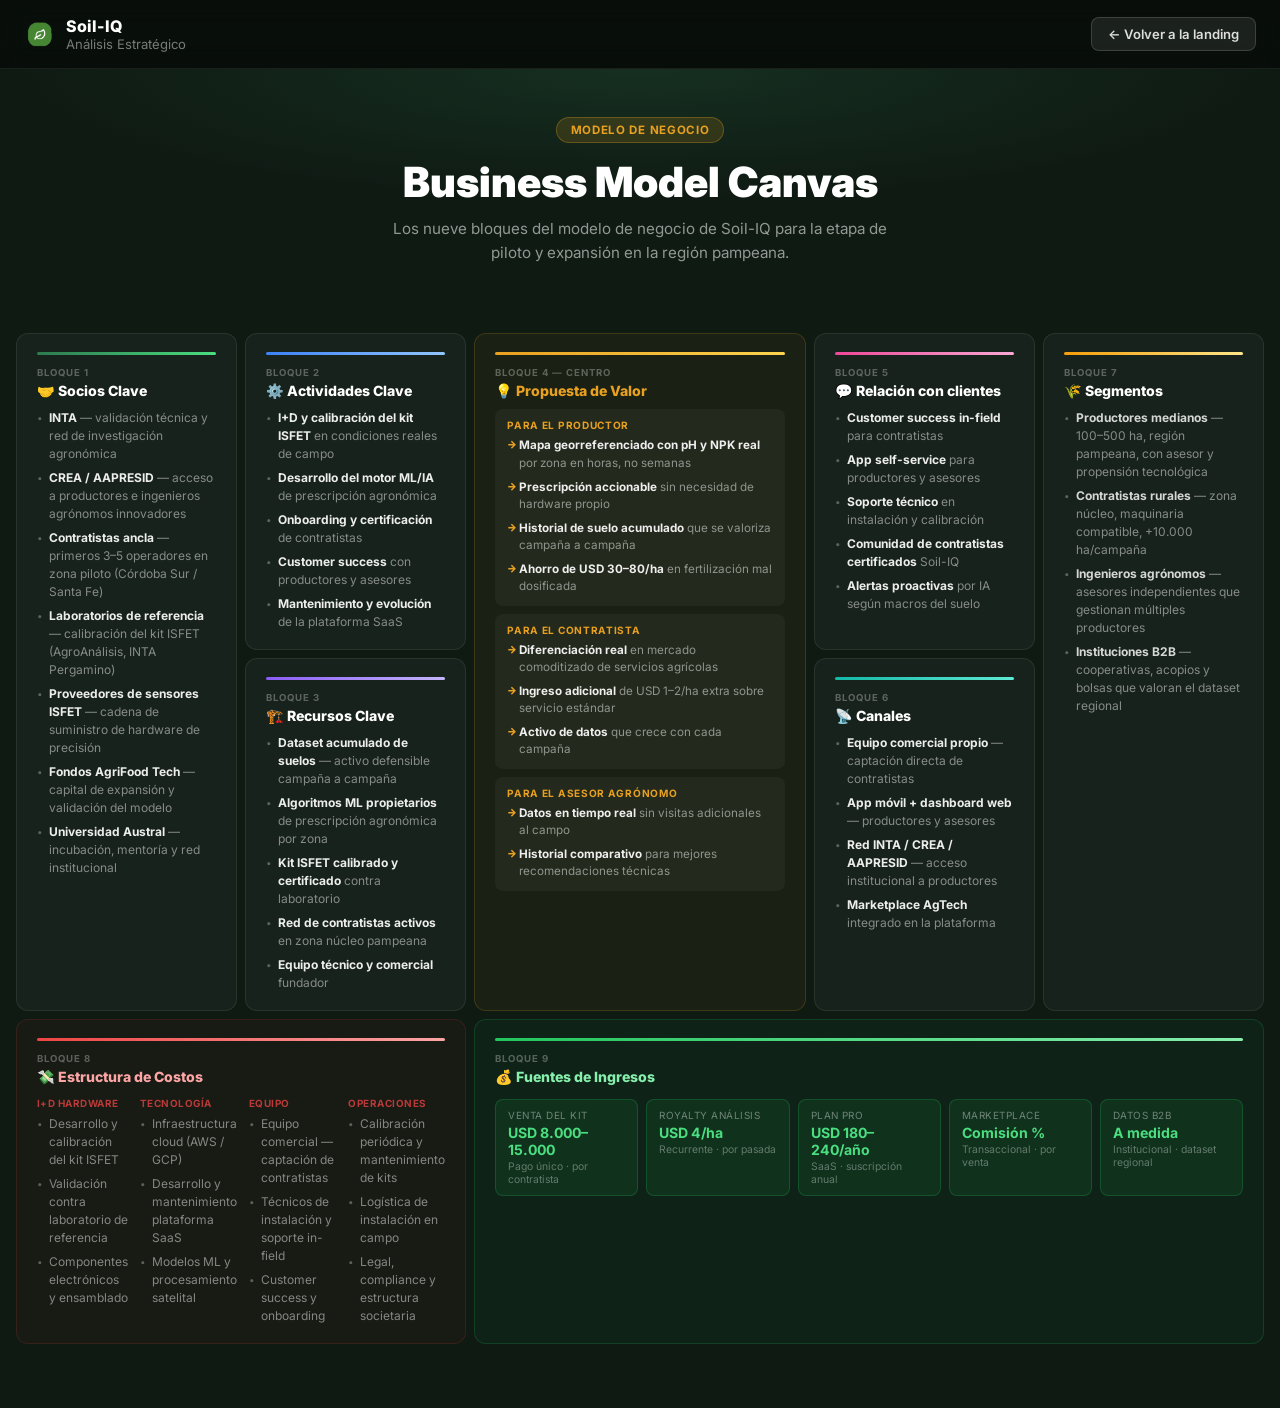
<file: bmc.html>
<!DOCTYPE html>
<html lang="es">
<head>
  <meta charset="UTF-8">
  <meta name="viewport" content="width=device-width, initial-scale=1.0">
  <title>Business Model Canvas · Soil-IQ</title>
  <link href="https://fonts.googleapis.com/css2?family=Inter:wght@400;500;600;700;800;900&display=swap" rel="stylesheet">
  <style>
    :root{
      --verde:#2D7A4F;--verde-dark:#1B5E35;--amber:#E8A020;
      --gray-50:#F9FAFB;--gray-200:#E5E7EB;--gray-400:#9CA3AF;
      --gray-600:#4B5563;--gray-800:#1F2937;--white:#fff;
    }
    *{box-sizing:border-box;margin:0;padding:0}
    body{font-family:'Inter',sans-serif;background:#0F1A13;color:var(--gray-800);min-height:100vh}

    /* ── Top bar ── */
    .topbar{background:rgba(0,0,0,.45);backdrop-filter:blur(12px);border-bottom:1px solid rgba(255,255,255,.08);padding:16px 24px;display:flex;align-items:center;justify-content:space-between;position:sticky;top:0;z-index:10}
    .topbar__brand{display:flex;align-items:center;gap:10px}
    .topbar__logo{width:32px;height:32px;background:var(--verde);border-radius:8px;display:flex;align-items:center;justify-content:center;font-weight:900;color:#fff;font-size:.9rem}
    .topbar__name{font-weight:800;color:#fff;font-size:1rem}
    .topbar__title{font-size:.82rem;color:rgba(255,255,255,.45)}
    .btn-back{display:inline-flex;align-items:center;gap:6px;background:rgba(255,255,255,.08);border:1px solid rgba(255,255,255,.15);color:rgba(255,255,255,.85);padding:8px 16px;border-radius:8px;font-size:.82rem;font-weight:600;text-decoration:none;transition:background .2s}
    .btn-back:hover{background:rgba(255,255,255,.16)}

    /* ── Hero ── */
    .hero{padding:48px 24px 40px;text-align:center;position:relative}
    .hero::before{content:'';position:absolute;inset:0;background:radial-gradient(ellipse 70% 80% at 50% 0%,rgba(45,122,79,.22) 0%,transparent 70%);pointer-events:none}
    .badge{display:inline-flex;align-items:center;background:rgba(232,160,32,.15);color:var(--amber);border:1px solid rgba(232,160,32,.3);padding:5px 14px;border-radius:100px;font-size:.72rem;font-weight:700;letter-spacing:.06em;text-transform:uppercase;margin-bottom:16px;position:relative}
    .hero h1{font-size:clamp(1.8rem,4vw,2.6rem);font-weight:900;color:#fff;line-height:1.15;margin-bottom:10px;position:relative}
    .hero p{font-size:.95rem;color:rgba(255,255,255,.55);max-width:500px;margin:0 auto;line-height:1.6;position:relative}

    /* ── Canvas wrapper ── */
    .canvas-wrap{padding:28px 16px 64px;max-width:1400px;margin:0 auto}

    /* ══ BMC GRID ══
       5 columnas · 3 filas
       Fila 1+2: bloques principales (auto height por contenido)
       Fila 3: costos | ingresos
    */
    .bmc{
      display:grid;
      grid-template-columns: 1fr 1fr 1.5fr 1fr 1fr;
      grid-template-rows: auto auto auto;
      gap:8px;
    }

    /* ── Celda base ── */
    .bmc-cell{
      border-radius:12px;
      padding:18px 20px;
      display:flex;
      flex-direction:column;
      gap:0;
      position:relative;
      border:1px solid rgba(255,255,255,.08);
      background:rgba(255,255,255,.04);
    }
    /* Barra de color superior */
    .bmc-cell::before{
      content:'';
      display:block;
      height:3px;
      border-radius:3px;
      margin-bottom:12px;
    }

    /* ── Colores de acento ── */
    .bmc-kp::before{background:linear-gradient(90deg,#2D7A4F,#4ADE80)}
    .bmc-ka::before{background:linear-gradient(90deg,#3B82F6,#93C5FD)}
    .bmc-kr::before{background:linear-gradient(90deg,#8B5CF6,#C4B5FD)}
    .bmc-vp::before{background:linear-gradient(90deg,#E8A020,#FCD34D)}
    .bmc-cr::before{background:linear-gradient(90deg,#EC4899,#F9A8D4)}
    .bmc-ch::before{background:linear-gradient(90deg,#14B8A6,#5EEAD4)}
    .bmc-cs::before{background:linear-gradient(90deg,#F59E0B,#FDE68A)}
    .bmc-cost::before{background:linear-gradient(90deg,#EF4444,#FCA5A5)}
    .bmc-rev::before{background:linear-gradient(90deg,#22C55E,#86EFAC)}

    /* ── Placement ── */
    .bmc-kp  { grid-column:1;   grid-row:1/3 }
    .bmc-ka  { grid-column:2;   grid-row:1   }
    .bmc-kr  { grid-column:2;   grid-row:2   }
    .bmc-vp  { grid-column:3;   grid-row:1/3 }
    .bmc-cr  { grid-column:4;   grid-row:1   }
    .bmc-ch  { grid-column:4;   grid-row:2   }
    .bmc-cs  { grid-column:5;   grid-row:1/3 }
    .bmc-cost{ grid-column:1/3; grid-row:3   }
    .bmc-rev { grid-column:3/6; grid-row:3   }

    /* ── VP especial ── */
    .bmc-vp{background:rgba(232,160,32,.05);border-color:rgba(232,160,32,.18)}

    /* ── Costos / Ingresos ── */
    .bmc-cost{background:rgba(239,68,68,.04);border-color:rgba(239,68,68,.14)}
    .bmc-rev {background:rgba(34,197,94,.05);border-color:rgba(34,197,94,.18)}

    /* ── Tipografía base ── */
    .bmc-label{font-size:.6rem;font-weight:700;letter-spacing:.1em;text-transform:uppercase;color:rgba(255,255,255,.3);margin-bottom:4px}
    .bmc-title{font-size:.88rem;font-weight:800;color:#fff;margin-bottom:10px}
    .bmc-vp .bmc-title{color:var(--amber)}
    .bmc-cost .bmc-title{color:#FCA5A5}
    .bmc-rev .bmc-title{color:#86EFAC}

    .bmc-items{list-style:none;display:flex;flex-direction:column;gap:6px}
    .bmc-items li{font-size:.75rem;color:rgba(255,255,255,.48);line-height:1.5;padding-left:12px;position:relative}
    .bmc-items li::before{content:'·';position:absolute;left:0;font-weight:900;font-size:.95rem;line-height:1.35;color:rgba(255,255,255,.3)}
    .bmc-items li strong{color:rgba(255,255,255,.92);font-weight:700}

    /* ── VP sub-bloques ── */
    .vp-sub{background:rgba(255,255,255,.04);border-radius:8px;padding:10px 12px;margin-bottom:8px}
    .vp-sub:last-child{margin-bottom:0}
    .vp-sub__who{font-size:.63rem;font-weight:700;color:var(--amber);text-transform:uppercase;letter-spacing:.07em;margin-bottom:6px}
    .vp-sub .bmc-items li{font-size:.73rem;color:rgba(255,255,255,.5)}
    .vp-sub .bmc-items li strong{color:rgba(255,255,255,.92);font-weight:700}
    .vp-sub .bmc-items li::before{content:'→';font-size:.65rem;color:var(--amber);line-height:1.6}

    /* ── Costos: 4 sub-columnas ── */
    .cost-grid{display:grid;grid-template-columns:repeat(4,1fr);gap:12px;margin-top:2px}
    .cost-col__label{font-size:.62rem;font-weight:700;color:rgba(239,68,68,.75);text-transform:uppercase;letter-spacing:.05em;margin-bottom:6px}

    /* ── Ingresos: chips ── */
    .rev-chips{display:flex;flex-wrap:wrap;gap:8px;margin-top:4px}
    .rev-chip{background:rgba(34,197,94,.1);border:1px solid rgba(34,197,94,.22);border-radius:8px;padding:9px 12px;min-width:130px;flex:1}
    .rev-chip__label{font-size:.62rem;color:rgba(255,255,255,.4);text-transform:uppercase;letter-spacing:.05em;margin-bottom:3px}
    .rev-chip__val{font-size:.88rem;font-weight:700;color:#4ADE80;margin-bottom:2px}
    .rev-chip__type{font-size:.65rem;color:rgba(255,255,255,.35)}

    /* ══ RESPONSIVE ══ */
    /* 1100px: costos pasa a 2 cols */
    @media(max-width:1100px){
      .cost-grid{grid-template-columns:1fr 1fr}
    }

    /* 860px: todo colapsa a 1 columna, tema claro */
    @media(max-width:860px){
      body{background:var(--gray-50)}
      .hero{background:linear-gradient(135deg,#0F1F15 0%,#1B5E35 100%);padding:40px 20px 32px}
      .topbar{background:#0F1F15}
      .topbar__title{display:none}
      .canvas-wrap{padding:20px 12px 48px}

      .bmc{
        grid-template-columns:1fr;
        grid-template-rows:none;
        gap:12px;
      }
      .bmc-kp,.bmc-ka,.bmc-kr,.bmc-vp,.bmc-cr,.bmc-ch,.bmc-cs,.bmc-cost,.bmc-rev{
        grid-column:1;grid-row:auto;
        background:#fff;
        border:1px solid var(--gray-200);
      }
      .bmc-vp   {background:#FFFBEB;border-color:#FDE68A}
      .bmc-cost {background:#FFF5F5;border-color:#FECACA}
      .bmc-rev  {background:#F0FDF4;border-color:#BBF7D0}

      .bmc-label{color:var(--gray-400)}
      .bmc-title{color:var(--gray-800)!important}
      .bmc-vp .bmc-title{color:#92400E!important}
      .bmc-cost .bmc-title{color:#B91C1C!important}
      .bmc-rev .bmc-title{color:#15803D!important}

      .bmc-items li{color:var(--gray-600)}
      .bmc-items li::before{color:var(--verde)}

      .vp-sub{background:var(--gray-50)}
      .vp-sub .bmc-items li{color:var(--gray-600)}
      .vp-sub .bmc-items li::before{color:#92400E}
      .vp-sub__who{color:#92400E}

      .cost-col__label{color:#B91C1C}
      .cost-grid{grid-template-columns:1fr 1fr}

      .rev-chip{background:#DCFCE7;border-color:#BBF7D0}
      .rev-chip__val{color:#15803D}
      .rev-chip__label,.rev-chip__type{color:var(--gray-400)}
    }

    @media(max-width:500px){
      .cost-grid{grid-template-columns:1fr}
      .rev-chip{min-width:100%}
    }
  </style>
</head>
<body>

<div class="topbar">
  <div class="topbar__brand">
    <img src="LOGO NUEVO.png" alt="Soil-IQ" style="width:32px;height:32px;object-fit:contain;display:block">
    <div>
      <div class="topbar__name">Soil-IQ</div>
      <div class="topbar__title">Análisis Estratégico</div>
    </div>
  </div>
  <a href="index.html" class="btn-back">← Volver a la landing</a>
</div>

<div class="hero">
  <div class="badge">Modelo de negocio</div>
  <h1>Business Model Canvas</h1>
  <p>Los nueve bloques del modelo de negocio de Soil-IQ para la etapa de piloto y expansión en la región pampeana.</p>
</div>

<div class="canvas-wrap">
<div class="bmc">

  <!-- 1 · Key Partners -->
  <div class="bmc-cell bmc-kp">
    <div class="bmc-label">Bloque 1</div>
    <div class="bmc-title">🤝 Socios Clave</div>
    <ul class="bmc-items">
      <li><strong>INTA</strong> — validación técnica y red de investigación agronómica</li>
      <li><strong>CREA / AAPRESID</strong> — acceso a productores e ingenieros agrónomos innovadores</li>
      <li><strong>Contratistas ancla</strong> — primeros 3–5 operadores en zona piloto (Córdoba Sur / Santa Fe)</li>
      <li><strong>Laboratorios de referencia</strong> — calibración del kit ISFET (AgroAnálisis, INTA Pergamino)</li>
      <li><strong>Proveedores de sensores ISFET</strong> — cadena de suministro de hardware de precisión</li>
      <li><strong>Fondos AgriFood Tech</strong> — capital de expansión y validación del modelo</li>
      <li><strong>Universidad Austral</strong> — incubación, mentoría y red institucional</li>
    </ul>
  </div>

  <!-- 2 · Key Activities -->
  <div class="bmc-cell bmc-ka">
    <div class="bmc-label">Bloque 2</div>
    <div class="bmc-title">⚙️ Actividades Clave</div>
    <ul class="bmc-items">
      <li><strong>I+D y calibración del kit ISFET</strong> en condiciones reales de campo</li>
      <li><strong>Desarrollo del motor ML/IA</strong> de prescripción agronómica</li>
      <li><strong>Onboarding y certificación</strong> de contratistas</li>
      <li><strong>Customer success</strong> con productores y asesores</li>
      <li><strong>Mantenimiento y evolución</strong> de la plataforma SaaS</li>
    </ul>
  </div>

  <!-- 3 · Key Resources -->
  <div class="bmc-cell bmc-kr">
    <div class="bmc-label">Bloque 3</div>
    <div class="bmc-title">🏗️ Recursos Clave</div>
    <ul class="bmc-items">
      <li><strong>Dataset acumulado de suelos</strong> — activo defensible campaña a campaña</li>
      <li><strong>Algoritmos ML propietarios</strong> de prescripción agronómica por zona</li>
      <li><strong>Kit ISFET calibrado y certificado</strong> contra laboratorio</li>
      <li><strong>Red de contratistas activos</strong> en zona núcleo pampeana</li>
      <li><strong>Equipo técnico y comercial</strong> fundador</li>
    </ul>
  </div>

  <!-- 4 · Value Proposition -->
  <div class="bmc-cell bmc-vp">
    <div class="bmc-label">Bloque 4 — Centro</div>
    <div class="bmc-title">💡 Propuesta de Valor</div>
    <div class="vp-sub">
      <div class="vp-sub__who">Para el productor</div>
      <ul class="bmc-items">
        <li><strong>Mapa georreferenciado con pH y NPK real</strong> por zona en horas, no semanas</li>
        <li><strong>Prescripción accionable</strong> sin necesidad de hardware propio</li>
        <li><strong>Historial de suelo acumulado</strong> que se valoriza campaña a campaña</li>
        <li><strong>Ahorro de USD 30–80/ha</strong> en fertilización mal dosificada</li>
      </ul>
    </div>
    <div class="vp-sub">
      <div class="vp-sub__who">Para el contratista</div>
      <ul class="bmc-items">
        <li><strong>Diferenciación real</strong> en mercado comoditizado de servicios agrícolas</li>
        <li><strong>Ingreso adicional</strong> de USD 1–2/ha extra sobre servicio estándar</li>
        <li><strong>Activo de datos</strong> que crece con cada campaña</li>
      </ul>
    </div>
    <div class="vp-sub">
      <div class="vp-sub__who">Para el asesor agrónomo</div>
      <ul class="bmc-items">
        <li><strong>Datos en tiempo real</strong> sin visitas adicionales al campo</li>
        <li><strong>Historial comparativo</strong> para mejores recomendaciones técnicas</li>
      </ul>
    </div>
  </div>

  <!-- 5 · Customer Relationships -->
  <div class="bmc-cell bmc-cr">
    <div class="bmc-label">Bloque 5</div>
    <div class="bmc-title">💬 Relación con clientes</div>
    <ul class="bmc-items">
      <li><strong>Customer success in-field</strong> para contratistas</li>
      <li><strong>App self-service</strong> para productores y asesores</li>
      <li><strong>Soporte técnico</strong> en instalación y calibración</li>
      <li><strong>Comunidad de contratistas certificados</strong> Soil-IQ</li>
      <li><strong>Alertas proactivas</strong> por IA según macros del suelo</li>
    </ul>
  </div>

  <!-- 6 · Channels -->
  <div class="bmc-cell bmc-ch">
    <div class="bmc-label">Bloque 6</div>
    <div class="bmc-title">📡 Canales</div>
    <ul class="bmc-items">
      <li><strong>Equipo comercial propio</strong> — captación directa de contratistas</li>
      <li><strong>App móvil + dashboard web</strong> — productores y asesores</li>
      <li><strong>Red INTA / CREA / AAPRESID</strong> — acceso institucional a productores</li>
      <li><strong>Marketplace AgTech</strong> integrado en la plataforma</li>
    </ul>
  </div>

  <!-- 7 · Customer Segments -->
  <div class="bmc-cell bmc-cs">
    <div class="bmc-label">Bloque 7</div>
    <div class="bmc-title">🌾 Segmentos</div>
    <ul class="bmc-items">
      <li><strong style="color:rgba(255,255,255,.82)">Productores medianos</strong> — 100–500 ha, región pampeana, con asesor y propensión tecnológica</li>
      <li><strong style="color:rgba(255,255,255,.82)">Contratistas rurales</strong> — zona núcleo, maquinaria compatible, +10.000 ha/campaña</li>
      <li><strong style="color:rgba(255,255,255,.82)">Ingenieros agrónomos</strong> — asesores independientes que gestionan múltiples productores</li>
      <li><strong style="color:rgba(255,255,255,.82)">Instituciones B2B</strong> — cooperativas, acopios y bolsas que valoran el dataset regional</li>
    </ul>
  </div>

  <!-- 8 · Cost Structure -->
  <div class="bmc-cell bmc-cost">
    <div class="bmc-label">Bloque 8</div>
    <div class="bmc-title">💸 Estructura de Costos</div>
    <div class="cost-grid">
      <div>
        <div class="cost-col__label">I+D Hardware</div>
        <ul class="bmc-items">
          <li>Desarrollo y calibración del kit ISFET</li>
          <li>Validación contra laboratorio de referencia</li>
          <li>Componentes electrónicos y ensamblado</li>
        </ul>
      </div>
      <div>
        <div class="cost-col__label">Tecnología</div>
        <ul class="bmc-items">
          <li>Infraestructura cloud (AWS / GCP)</li>
          <li>Desarrollo y mantenimiento plataforma SaaS</li>
          <li>Modelos ML y procesamiento satelital</li>
        </ul>
      </div>
      <div>
        <div class="cost-col__label">Equipo</div>
        <ul class="bmc-items">
          <li>Equipo comercial — captación de contratistas</li>
          <li>Técnicos de instalación y soporte in-field</li>
          <li>Customer success y onboarding</li>
        </ul>
      </div>
      <div>
        <div class="cost-col__label">Operaciones</div>
        <ul class="bmc-items">
          <li>Calibración periódica y mantenimiento de kits</li>
          <li>Logística de instalación en campo</li>
          <li>Legal, compliance y estructura societaria</li>
        </ul>
      </div>
    </div>
  </div>

  <!-- 9 · Revenue Streams -->
  <div class="bmc-cell bmc-rev">
    <div class="bmc-label">Bloque 9</div>
    <div class="bmc-title">💰 Fuentes de Ingresos</div>
    <div class="rev-chips">
      <div class="rev-chip">
        <div class="rev-chip__label">Venta del kit</div>
        <div class="rev-chip__val">USD 8.000–15.000</div>
        <div class="rev-chip__type">Pago único · por contratista</div>
      </div>
      <div class="rev-chip">
        <div class="rev-chip__label">Royalty análisis</div>
        <div class="rev-chip__val">USD 4/ha</div>
        <div class="rev-chip__type">Recurrente · por pasada</div>
      </div>
      <div class="rev-chip">
        <div class="rev-chip__label">Plan Pro</div>
        <div class="rev-chip__val">USD 180–240/año</div>
        <div class="rev-chip__type">SaaS · suscripción anual</div>
      </div>
      <div class="rev-chip">
        <div class="rev-chip__label">Marketplace</div>
        <div class="rev-chip__val">Comisión %</div>
        <div class="rev-chip__type">Transaccional · por venta</div>
      </div>
      <div class="rev-chip">
        <div class="rev-chip__label">Datos B2B</div>
        <div class="rev-chip__val">A medida</div>
        <div class="rev-chip__type">Institucional · dataset regional</div>
      </div>
    </div>
  </div>

</div>
</div>

</body>
</html>
</file>
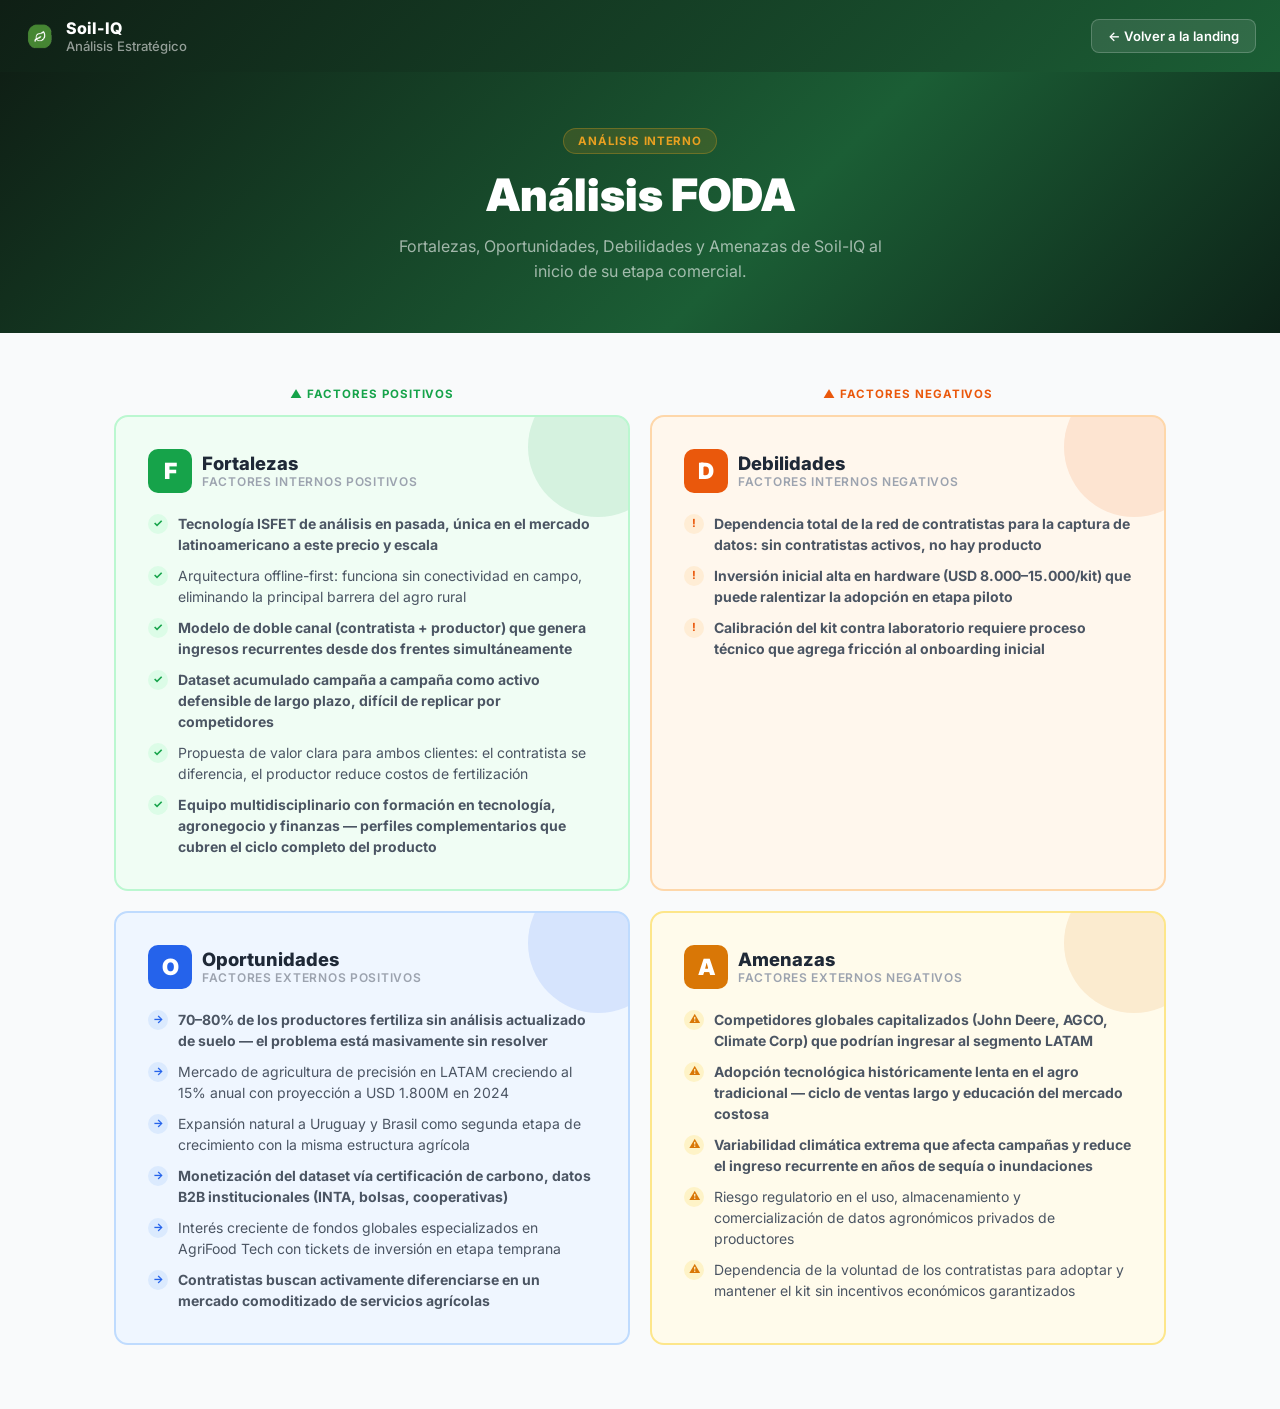
<file: foda.html>
<!DOCTYPE html>
<html lang="es">
<head>
  <meta charset="UTF-8">
  <meta name="viewport" content="width=device-width, initial-scale=1.0">
  <title>Análisis FODA · Soil-IQ</title>
  <link href="https://fonts.googleapis.com/css2?family=Inter:wght@400;500;600;700;800;900&display=swap" rel="stylesheet">
  <style>
    :root {
      --verde:#2D7A4F; --verde-dark:#1B5E35; --amber:#E8A020;
      --gray-50:#F9FAFB; --gray-100:#F3F4F6; --gray-200:#E5E7EB;
      --gray-400:#9CA3AF; --gray-600:#4B5563; --gray-800:#1F2937; --white:#fff;
      --radius:10px;
    }
    *{box-sizing:border-box;margin:0;padding:0}
    body{font-family:'Inter',sans-serif;background:var(--gray-50);color:var(--gray-800);min-height:100vh}

    /* ── Top bar ── */
    .topbar{
      background:linear-gradient(135deg,#0F1F15 0%,#1B5E35 100%);
      padding:18px 24px;
      display:flex;align-items:center;justify-content:space-between;
      position:sticky;top:0;z-index:10;
    }
    .topbar__brand{display:flex;align-items:center;gap:10px}
    .topbar__logo{width:32px;height:32px;background:var(--verde);border-radius:8px;display:flex;align-items:center;justify-content:center;font-weight:900;color:#fff;font-size:.9rem}
    .topbar__name{font-weight:800;color:#fff;font-size:1rem}
    .topbar__title{font-size:.82rem;color:rgba(255,255,255,.55);font-weight:500}
    .btn-back{display:inline-flex;align-items:center;gap:6px;background:rgba(255,255,255,.1);border:1px solid rgba(255,255,255,.2);color:#fff;padding:8px 16px;border-radius:8px;font-size:.82rem;font-weight:600;text-decoration:none;transition:background .2s}
    .btn-back:hover{background:rgba(255,255,255,.18)}

    /* ── Hero ── */
    .hero{
      background:linear-gradient(135deg,#0F1F15 0%,#1B5E35 60%,#0D2318 100%);
      padding:56px 24px 48px;text-align:center;
    }
    .hero .badge{display:inline-flex;align-items:center;gap:6px;background:rgba(232,160,32,.15);color:var(--amber);border:1px solid rgba(232,160,32,.3);padding:5px 14px;border-radius:100px;font-size:.72rem;font-weight:700;letter-spacing:.06em;text-transform:uppercase;margin-bottom:16px}
    .hero h1{font-size:clamp(1.8rem,4vw,2.8rem);font-weight:900;color:#fff;line-height:1.15;margin-bottom:12px}
    .hero p{font-size:1rem;color:rgba(255,255,255,.6);max-width:520px;margin:0 auto;line-height:1.6}

    /* ── FODA grid ── */
    .foda-wrap{max-width:1100px;margin:0 auto;padding:48px 24px 64px}
    .foda-grid{display:grid;grid-template-columns:1fr 1fr;grid-template-rows:auto auto;gap:20px}

    .foda-card{border-radius:14px;padding:32px;position:relative;overflow:hidden}
    .foda-card::before{content:'';position:absolute;top:-40px;right:-40px;width:140px;height:140px;border-radius:50%;opacity:.12}

    .foda-card--f{background:#F0FDF4;border:2px solid #BBF7D0}
    .foda-card--f::before{background:#16A34A}
    .foda-card--o{background:#EFF6FF;border:2px solid #BFDBFE}
    .foda-card--o::before{background:#2563EB}
    .foda-card--d{background:#FFF7ED;border:2px solid #FED7AA}
    .foda-card--d::before{background:#EA580C}
    .foda-card--a{background:#FFFBEB;border:2px solid #FDE68A}
    .foda-card--a::before{background:#D97706}

    .foda-label{display:flex;align-items:center;gap:10px;margin-bottom:20px}
    .foda-letter{width:44px;height:44px;border-radius:10px;display:flex;align-items:center;justify-content:center;font-size:1.4rem;font-weight:900}
    .foda-card--f .foda-letter{background:#16A34A;color:#fff}
    .foda-card--o .foda-letter{background:#2563EB;color:#fff}
    .foda-card--d .foda-letter{background:#EA580C;color:#fff}
    .foda-card--a .foda-letter{background:#D97706;color:#fff}

    .foda-heading{font-size:1.15rem;font-weight:800;color:var(--gray-800)}
    .foda-sub{font-size:.75rem;font-weight:600;color:var(--gray-400);text-transform:uppercase;letter-spacing:.06em}

    .foda-items{list-style:none;display:flex;flex-direction:column;gap:10px}
    .foda-items li{display:flex;align-items:flex-start;gap:10px;font-size:.875rem;color:var(--gray-600);line-height:1.5}
    .foda-dot{width:20px;height:20px;border-radius:50%;flex-shrink:0;margin-top:1px;display:flex;align-items:center;justify-content:center;font-size:.7rem;font-weight:700}
    .foda-card--f .foda-dot{background:#DCFCE7;color:#16A34A}
    .foda-card--o .foda-dot{background:#DBEAFE;color:#2563EB}
    .foda-card--d .foda-dot{background:#FFEDD5;color:#EA580C}
    .foda-card--a .foda-dot{background:#FEF3C7;color:#D97706}

    /* ── Labels center ── */
    .foda-axis{display:grid;grid-template-columns:1fr 1fr;gap:20px;margin-bottom:8px}
    .foda-axis-label{text-align:center;font-size:.72rem;font-weight:700;letter-spacing:.08em;text-transform:uppercase;color:var(--gray-400);padding:6px}

    /* ── Responsive ── */
    @media(max-width:640px){
      .foda-grid{grid-template-columns:1fr}
      .topbar__title{display:none}
    }
  </style>
</head>
<body>

<div class="topbar">
  <div class="topbar__brand">
    <img src="LOGO NUEVO.png" alt="Soil-IQ" style="width:32px;height:32px;object-fit:contain;display:block">
    <div>
      <div class="topbar__name">Soil-IQ</div>
      <div class="topbar__title">Análisis Estratégico</div>
    </div>
  </div>
  <a href="index.html" class="btn-back">← Volver a la landing</a>
</div>

<div class="hero">
  <div class="badge">Análisis interno</div>
  <h1>Análisis FODA</h1>
  <p>Fortalezas, Oportunidades, Debilidades y Amenazas de Soil-IQ al inicio de su etapa comercial.</p>
</div>

<div class="foda-wrap">
  <div class="foda-axis">
    <div class="foda-axis-label" style="color:#16A34A">▲ Factores positivos</div>
    <div class="foda-axis-label" style="color:#EA580C">▲ Factores negativos</div>
  </div>

  <div class="foda-grid">

    <!-- Fortalezas -->
    <div class="foda-card foda-card--f">
      <div class="foda-label">
        <div class="foda-letter">F</div>
        <div>
          <div class="foda-heading">Fortalezas</div>
          <div class="foda-sub">Factores internos positivos</div>
        </div>
      </div>
      <ul class="foda-items">
        <li><div class="foda-dot">✓</div><strong>Tecnología ISFET de análisis en pasada, única en el mercado latinoamericano a este precio y escala</strong></li>
        <li><div class="foda-dot">✓</div>Arquitectura offline-first: funciona sin conectividad en campo, eliminando la principal barrera del agro rural</li>
        <li><div class="foda-dot">✓</div><strong>Modelo de doble canal (contratista + productor) que genera ingresos recurrentes desde dos frentes simultáneamente</strong></li>
        <li><div class="foda-dot">✓</div><strong>Dataset acumulado campaña a campaña como activo defensible de largo plazo, difícil de replicar por competidores</strong></li>
        <li><div class="foda-dot">✓</div>Propuesta de valor clara para ambos clientes: el contratista se diferencia, el productor reduce costos de fertilización</li>
        <li><div class="foda-dot">✓</div><strong>Equipo multidisciplinario con formación en tecnología, agronegocio y finanzas — perfiles complementarios que cubren el ciclo completo del producto</strong></li>
      </ul>
    </div>

    <!-- Debilidades -->
    <div class="foda-card foda-card--d">
      <div class="foda-label">
        <div class="foda-letter">D</div>
        <div>
          <div class="foda-heading">Debilidades</div>
          <div class="foda-sub">Factores internos negativos</div>
        </div>
      </div>
      <ul class="foda-items">
        <li><div class="foda-dot">!</div><strong>Dependencia total de la red de contratistas para la captura de datos: sin contratistas activos, no hay producto</strong></li>
        <li><div class="foda-dot">!</div><strong>Inversión inicial alta en hardware (USD 8.000–15.000/kit) que puede ralentizar la adopción en etapa piloto</strong></li>
        <li><div class="foda-dot">!</div><strong>Calibración del kit contra laboratorio requiere proceso técnico que agrega fricción al onboarding inicial</strong></li>
      </ul>
    </div>

    <!-- Oportunidades -->
    <div class="foda-card foda-card--o">
      <div class="foda-label">
        <div class="foda-letter">O</div>
        <div>
          <div class="foda-heading">Oportunidades</div>
          <div class="foda-sub">Factores externos positivos</div>
        </div>
      </div>
      <ul class="foda-items">
        <li><div class="foda-dot">→</div><strong>70–80% de los productores fertiliza sin análisis actualizado de suelo — el problema está masivamente sin resolver</strong></li>
        <li><div class="foda-dot">→</div>Mercado de agricultura de precisión en LATAM creciendo al 15% anual con proyección a USD 1.800M en 2024</li>
        <li><div class="foda-dot">→</div>Expansión natural a Uruguay y Brasil como segunda etapa de crecimiento con la misma estructura agrícola</li>
        <li><div class="foda-dot">→</div><strong>Monetización del dataset vía certificación de carbono, datos B2B institucionales (INTA, bolsas, cooperativas)</strong></li>
        <li><div class="foda-dot">→</div>Interés creciente de fondos globales especializados en AgriFood Tech con tickets de inversión en etapa temprana</li>
        <li><div class="foda-dot">→</div><strong>Contratistas buscan activamente diferenciarse en un mercado comoditizado de servicios agrícolas</strong></li>
      </ul>
    </div>

    <!-- Amenazas -->
    <div class="foda-card foda-card--a">
      <div class="foda-label">
        <div class="foda-letter">A</div>
        <div>
          <div class="foda-heading">Amenazas</div>
          <div class="foda-sub">Factores externos negativos</div>
        </div>
      </div>
      <ul class="foda-items">
        <li><div class="foda-dot">⚠</div><strong>Competidores globales capitalizados (John Deere, AGCO, Climate Corp) que podrían ingresar al segmento LATAM</strong></li>
        <li><div class="foda-dot">⚠</div><strong>Adopción tecnológica históricamente lenta en el agro tradicional — ciclo de ventas largo y educación del mercado costosa</strong></li>
        <li><div class="foda-dot">⚠</div><strong>Variabilidad climática extrema que afecta campañas y reduce el ingreso recurrente en años de sequía o inundaciones</strong></li>
        <li><div class="foda-dot">⚠</div>Riesgo regulatorio en el uso, almacenamiento y comercialización de datos agronómicos privados de productores</li>
        <li><div class="foda-dot">⚠</div>Dependencia de la voluntad de los contratistas para adoptar y mantener el kit sin incentivos económicos garantizados</li>
      </ul>
    </div>

  </div>
</div>

</body>
</html>
</file>
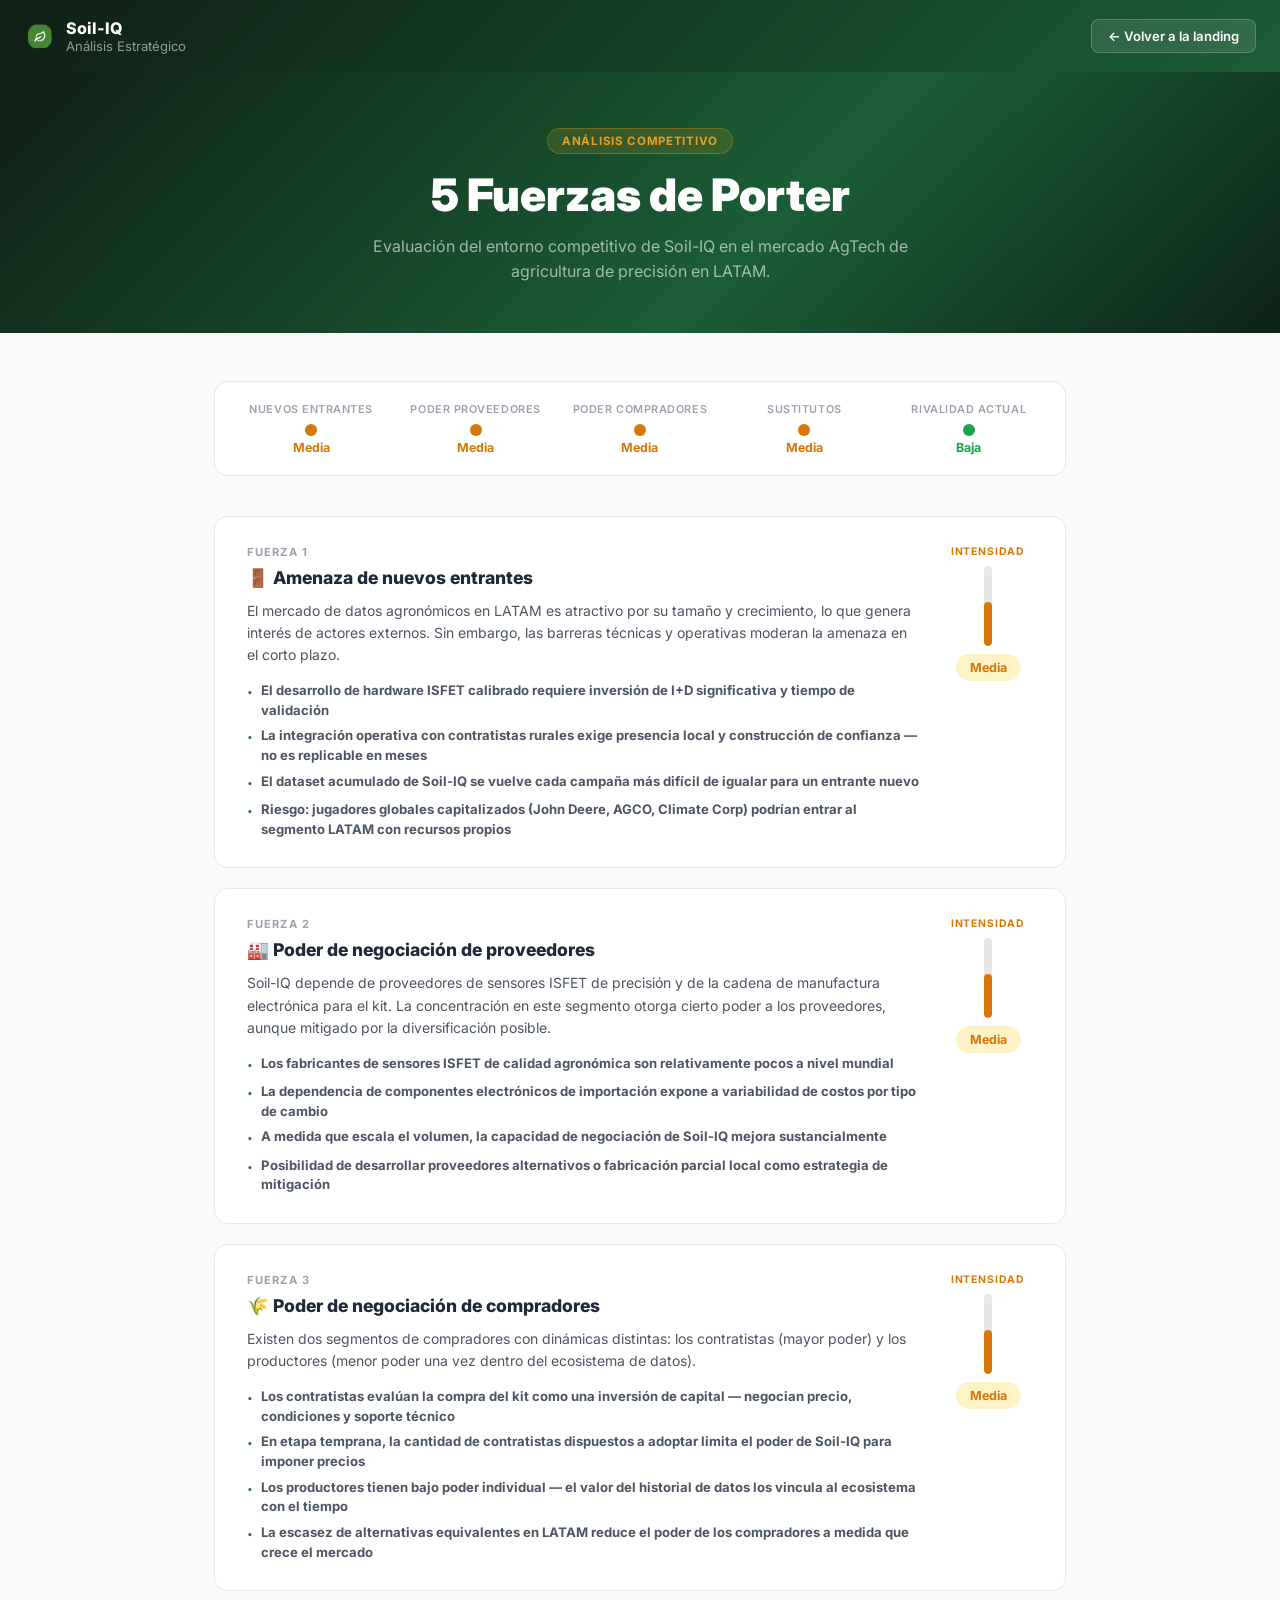
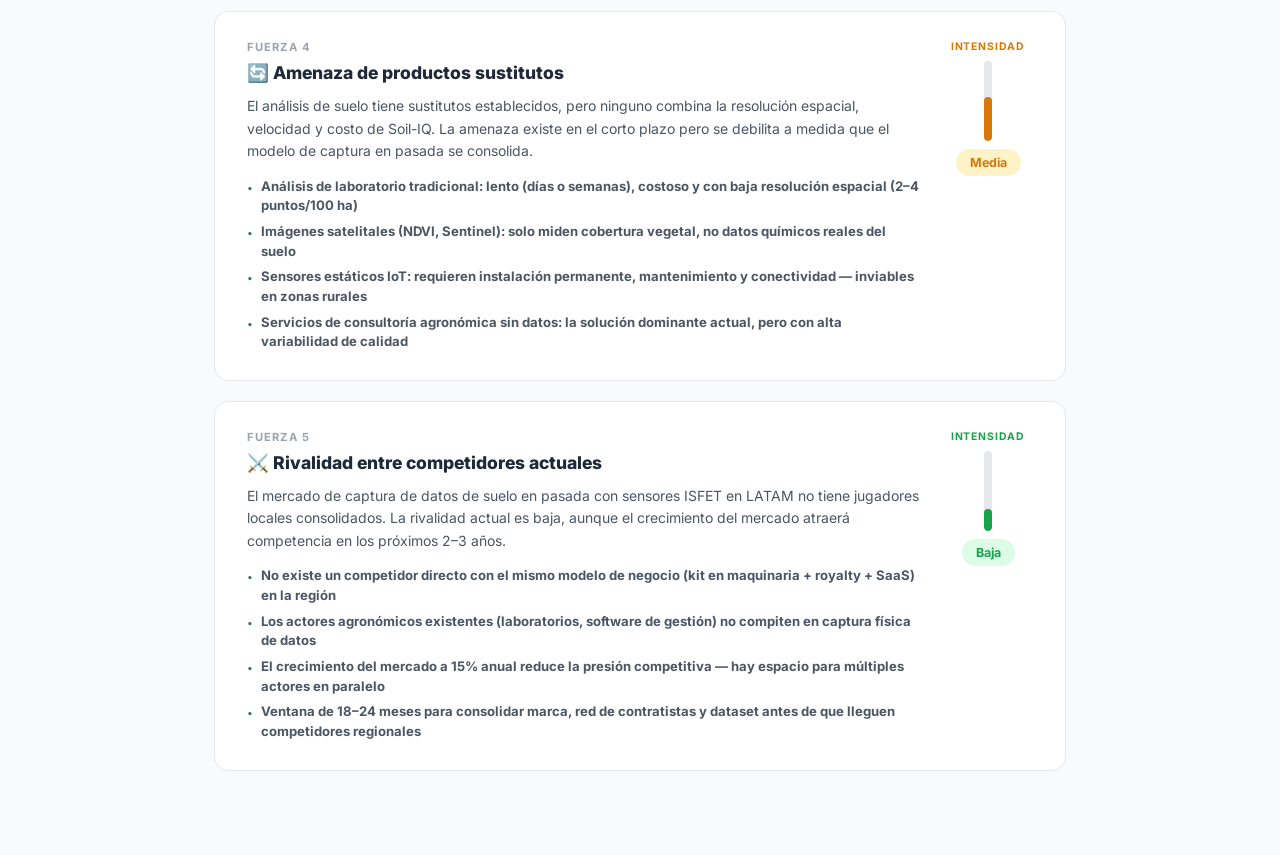
<file: porter.html>
<!DOCTYPE html>
<html lang="es">
<head>
  <meta charset="UTF-8">
  <meta name="viewport" content="width=device-width, initial-scale=1.0">
  <title>5 Fuerzas de Porter · Soil-IQ</title>
  <link href="https://fonts.googleapis.com/css2?family=Inter:wght@400;500;600;700;800;900&display=swap" rel="stylesheet">
  <style>
    :root{
      --verde:#2D7A4F;--verde-dark:#1B5E35;--amber:#E8A020;
      --gray-50:#F9FAFB;--gray-200:#E5E7EB;--gray-400:#9CA3AF;
      --gray-600:#4B5563;--gray-800:#1F2937;--white:#fff;
    }
    *{box-sizing:border-box;margin:0;padding:0}
    body{font-family:'Inter',sans-serif;background:var(--gray-50);color:var(--gray-800);min-height:100vh}

    .topbar{background:linear-gradient(135deg,#0F1F15 0%,#1B5E35 100%);padding:18px 24px;display:flex;align-items:center;justify-content:space-between;position:sticky;top:0;z-index:10}
    .topbar__brand{display:flex;align-items:center;gap:10px}
    .topbar__logo{width:32px;height:32px;background:var(--verde);border-radius:8px;display:flex;align-items:center;justify-content:center;font-weight:900;color:#fff;font-size:.9rem}
    .topbar__name{font-weight:800;color:#fff;font-size:1rem}
    .topbar__title{font-size:.82rem;color:rgba(255,255,255,.55)}
    .btn-back{display:inline-flex;align-items:center;gap:6px;background:rgba(255,255,255,.1);border:1px solid rgba(255,255,255,.2);color:#fff;padding:8px 16px;border-radius:8px;font-size:.82rem;font-weight:600;text-decoration:none;transition:background .2s}
    .btn-back:hover{background:rgba(255,255,255,.18)}

    .hero{background:linear-gradient(135deg,#0F1F15 0%,#1B5E35 60%,#0D2318 100%);padding:56px 24px 48px;text-align:center}
    .badge{display:inline-flex;align-items:center;background:rgba(232,160,32,.15);color:var(--amber);border:1px solid rgba(232,160,32,.3);padding:5px 14px;border-radius:100px;font-size:.72rem;font-weight:700;letter-spacing:.06em;text-transform:uppercase;margin-bottom:16px}
    .hero h1{font-size:clamp(1.8rem,4vw,2.8rem);font-weight:900;color:#fff;line-height:1.15;margin-bottom:12px}
    .hero p{font-size:1rem;color:rgba(255,255,255,.6);max-width:560px;margin:0 auto;line-height:1.6}

    /* ── Layout ── */
    .wrap{max-width:900px;margin:0 auto;padding:48px 24px 64px}

    /* ── Fuerza card ── */
    .fuerza{background:#fff;border:1px solid var(--gray-200);border-radius:14px;padding:28px 32px;margin-bottom:20px;display:grid;grid-template-columns:1fr auto;gap:24px;align-items:start}
    .fuerza__left{}
    .fuerza__number{font-size:.7rem;font-weight:700;letter-spacing:.1em;text-transform:uppercase;color:var(--gray-400);margin-bottom:8px}
    .fuerza__title{font-size:1.1rem;font-weight:800;color:var(--gray-800);margin-bottom:12px}
    .fuerza__desc{font-size:.875rem;color:var(--gray-600);line-height:1.6;margin-bottom:14px}
    .fuerza__factors{display:flex;flex-direction:column;gap:6px}
    .fuerza__factor{display:flex;align-items:flex-start;gap:8px;font-size:.82rem;color:var(--gray-600);line-height:1.5}
    .fuerza__factor::before{content:'·';color:var(--verde);font-weight:900;font-size:1rem;line-height:1.4;flex-shrink:0}

    /* ── Nivel indicator ── */
    .nivel{display:flex;flex-direction:column;align-items:center;gap:8px;min-width:90px}
    .nivel__label{font-size:.65rem;font-weight:700;text-transform:uppercase;letter-spacing:.08em}
    .nivel__badge{padding:6px 14px;border-radius:100px;font-size:.78rem;font-weight:700;white-space:nowrap}
    .nivel__bar{width:8px;height:80px;background:var(--gray-200);border-radius:4px;position:relative;overflow:hidden}
    .nivel__fill{position:absolute;bottom:0;left:0;right:0;border-radius:4px;transition:height .6s ease}

    /* Colores por nivel */
    .nivel--baja .nivel__badge{background:#DCFCE7;color:#16A34A}
    .nivel--baja .nivel__fill{background:#16A34A;height:28%}
    .nivel--baja .nivel__label{color:#16A34A}
    .nivel--media .nivel__badge{background:#FEF3C7;color:#D97706}
    .nivel--media .nivel__fill{background:#D97706;height:55%}
    .nivel--media .nivel__label{color:#D97706}
    .nivel--alta .nivel__badge{background:#FEE2E2;color:#DC2626}
    .nivel--alta .nivel__fill{background:#DC2626;height:85%}
    .nivel--alta .nivel__label{color:#DC2626}

    /* ── Summary row ── */
    .summary{display:grid;grid-template-columns:repeat(5,1fr);gap:12px;margin-bottom:40px;background:#fff;border:1px solid var(--gray-200);border-radius:14px;padding:20px}
    .summary-item{text-align:center}
    .summary-item__name{font-size:.68rem;font-weight:600;color:var(--gray-400);text-transform:uppercase;letter-spacing:.05em;margin-bottom:8px}
    .summary-item__dot{width:12px;height:12px;border-radius:50%;margin:0 auto 4px}
    .summary-item__val{font-size:.78rem;font-weight:700}

    @media(max-width:640px){
      .fuerza{grid-template-columns:1fr;gap:16px}
      .nivel{flex-direction:row;align-items:center;min-width:unset;gap:10px}
      .nivel__bar{width:60px;height:8px}
      .nivel__fill{height:8px!important;bottom:unset;top:0;width:28%;right:unset}
      .nivel--media .nivel__fill{width:55%}
      .nivel--alta .nivel__fill{width:85%}
      .summary{grid-template-columns:1fr 1fr;gap:10px}
      .topbar__title{display:none}
    }
  </style>
</head>
<body>

<div class="topbar">
  <div class="topbar__brand">
    <img src="LOGO NUEVO.png" alt="Soil-IQ" style="width:32px;height:32px;object-fit:contain;display:block">
    <div>
      <div class="topbar__name">Soil-IQ</div>
      <div class="topbar__title">Análisis Estratégico</div>
    </div>
  </div>
  <a href="index.html" class="btn-back">← Volver a la landing</a>
</div>

<div class="hero">
  <div class="badge">Análisis competitivo</div>
  <h1>5 Fuerzas de Porter</h1>
  <p>Evaluación del entorno competitivo de Soil-IQ en el mercado AgTech de agricultura de precisión en LATAM.</p>
</div>

<div class="wrap">

  <!-- Resumen -->
  <div class="summary">
    <div class="summary-item">
      <div class="summary-item__name">Nuevos entrantes</div>
      <div class="summary-item__dot" style="background:#D97706"></div>
      <div class="summary-item__val" style="color:#D97706">Media</div>
    </div>
    <div class="summary-item">
      <div class="summary-item__name">Poder proveedores</div>
      <div class="summary-item__dot" style="background:#D97706"></div>
      <div class="summary-item__val" style="color:#D97706">Media</div>
    </div>
    <div class="summary-item">
      <div class="summary-item__name">Poder compradores</div>
      <div class="summary-item__dot" style="background:#D97706"></div>
      <div class="summary-item__val" style="color:#D97706">Media</div>
    </div>
    <div class="summary-item">
      <div class="summary-item__name">Sustitutos</div>
      <div class="summary-item__dot" style="background:#D97706"></div>
      <div class="summary-item__val" style="color:#D97706">Media</div>
    </div>
    <div class="summary-item">
      <div class="summary-item__name">Rivalidad actual</div>
      <div class="summary-item__dot" style="background:#16A34A"></div>
      <div class="summary-item__val" style="color:#16A34A">Baja</div>
    </div>
  </div>

  <!-- Fuerza 1 -->
  <div class="fuerza">
    <div class="fuerza__left">
      <div class="fuerza__number">Fuerza 1</div>
      <div class="fuerza__title">🚪 Amenaza de nuevos entrantes</div>
      <div class="fuerza__desc">El mercado de datos agronómicos en LATAM es atractivo por su tamaño y crecimiento, lo que genera interés de actores externos. Sin embargo, las barreras técnicas y operativas moderan la amenaza en el corto plazo.</div>
      <div class="fuerza__factors">
        <div class="fuerza__factor"><strong>El desarrollo de hardware ISFET calibrado requiere inversión de I+D significativa y tiempo de validación</strong></div>
        <div class="fuerza__factor"><strong>La integración operativa con contratistas rurales exige presencia local y construcción de confianza — no es replicable en meses</strong></div>
        <div class="fuerza__factor"><strong>El dataset acumulado de Soil-IQ se vuelve cada campaña más difícil de igualar para un entrante nuevo</strong></div>
        <div class="fuerza__factor"><strong>Riesgo: jugadores globales capitalizados (John Deere, AGCO, Climate Corp) podrían entrar al segmento LATAM con recursos propios</strong></div>
      </div>
    </div>
    <div class="nivel nivel--media">
      <div class="nivel__label">Intensidad</div>
      <div class="nivel__bar"><div class="nivel__fill"></div></div>
      <div class="nivel__badge">Media</div>
    </div>
  </div>

  <!-- Fuerza 2 -->
  <div class="fuerza">
    <div class="fuerza__left">
      <div class="fuerza__number">Fuerza 2</div>
      <div class="fuerza__title">🏭 Poder de negociación de proveedores</div>
      <div class="fuerza__desc">Soil-IQ depende de proveedores de sensores ISFET de precisión y de la cadena de manufactura electrónica para el kit. La concentración en este segmento otorga cierto poder a los proveedores, aunque mitigado por la diversificación posible.</div>
      <div class="fuerza__factors">
        <div class="fuerza__factor"><strong>Los fabricantes de sensores ISFET de calidad agronómica son relativamente pocos a nivel mundial</strong></div>
        <div class="fuerza__factor"><strong>La dependencia de componentes electrónicos de importación expone a variabilidad de costos por tipo de cambio</strong></div>
        <div class="fuerza__factor"><strong>A medida que escala el volumen, la capacidad de negociación de Soil-IQ mejora sustancialmente</strong></div>
        <div class="fuerza__factor"><strong>Posibilidad de desarrollar proveedores alternativos o fabricación parcial local como estrategia de mitigación</strong></div>
      </div>
    </div>
    <div class="nivel nivel--media">
      <div class="nivel__label">Intensidad</div>
      <div class="nivel__bar"><div class="nivel__fill"></div></div>
      <div class="nivel__badge">Media</div>
    </div>
  </div>

  <!-- Fuerza 3 -->
  <div class="fuerza">
    <div class="fuerza__left">
      <div class="fuerza__number">Fuerza 3</div>
      <div class="fuerza__title">🌾 Poder de negociación de compradores</div>
      <div class="fuerza__desc">Existen dos segmentos de compradores con dinámicas distintas: los contratistas (mayor poder) y los productores (menor poder una vez dentro del ecosistema de datos).</div>
      <div class="fuerza__factors">
        <div class="fuerza__factor"><strong>Los contratistas evalúan la compra del kit como una inversión de capital — negocian precio, condiciones y soporte técnico</strong></div>
        <div class="fuerza__factor"><strong>En etapa temprana, la cantidad de contratistas dispuestos a adoptar limita el poder de Soil-IQ para imponer precios</strong></div>
        <div class="fuerza__factor"><strong>Los productores tienen bajo poder individual — el valor del historial de datos los vincula al ecosistema con el tiempo</strong></div>
        <div class="fuerza__factor"><strong>La escasez de alternativas equivalentes en LATAM reduce el poder de los compradores a medida que crece el mercado</strong></div>
      </div>
    </div>
    <div class="nivel nivel--media">
      <div class="nivel__label">Intensidad</div>
      <div class="nivel__bar"><div class="nivel__fill"></div></div>
      <div class="nivel__badge">Media</div>
    </div>
  </div>

  <!-- Fuerza 4 -->
  <div class="fuerza">
    <div class="fuerza__left">
      <div class="fuerza__number">Fuerza 4</div>
      <div class="fuerza__title">🔄 Amenaza de productos sustitutos</div>
      <div class="fuerza__desc">El análisis de suelo tiene sustitutos establecidos, pero ninguno combina la resolución espacial, velocidad y costo de Soil-IQ. La amenaza existe en el corto plazo pero se debilita a medida que el modelo de captura en pasada se consolida.</div>
      <div class="fuerza__factors">
        <div class="fuerza__factor"><strong>Análisis de laboratorio tradicional: lento (días o semanas), costoso y con baja resolución espacial (2–4 puntos/100 ha)</strong></div>
        <div class="fuerza__factor"><strong>Imágenes satelitales (NDVI, Sentinel): solo miden cobertura vegetal, no datos químicos reales del suelo</strong></div>
        <div class="fuerza__factor"><strong>Sensores estáticos IoT: requieren instalación permanente, mantenimiento y conectividad — inviables en zonas rurales</strong></div>
        <div class="fuerza__factor"><strong>Servicios de consultoría agronómica sin datos: la solución dominante actual, pero con alta variabilidad de calidad</strong></div>
      </div>
    </div>
    <div class="nivel nivel--media">
      <div class="nivel__label">Intensidad</div>
      <div class="nivel__bar"><div class="nivel__fill"></div></div>
      <div class="nivel__badge">Media</div>
    </div>
  </div>

  <!-- Fuerza 5 -->
  <div class="fuerza">
    <div class="fuerza__left">
      <div class="fuerza__number">Fuerza 5</div>
      <div class="fuerza__title">⚔️ Rivalidad entre competidores actuales</div>
      <div class="fuerza__desc">El mercado de captura de datos de suelo en pasada con sensores ISFET en LATAM no tiene jugadores locales consolidados. La rivalidad actual es baja, aunque el crecimiento del mercado atraerá competencia en los próximos 2–3 años.</div>
      <div class="fuerza__factors">
        <div class="fuerza__factor"><strong>No existe un competidor directo con el mismo modelo de negocio (kit en maquinaria + royalty + SaaS) en la región</strong></div>
        <div class="fuerza__factor"><strong>Los actores agronómicos existentes (laboratorios, software de gestión) no compiten en captura física de datos</strong></div>
        <div class="fuerza__factor"><strong>El crecimiento del mercado a 15% anual reduce la presión competitiva — hay espacio para múltiples actores en paralelo</strong></div>
        <div class="fuerza__factor"><strong>Ventana de 18–24 meses para consolidar marca, red de contratistas y dataset antes de que lleguen competidores regionales</strong></div>
      </div>
    </div>
    <div class="nivel nivel--baja">
      <div class="nivel__label">Intensidad</div>
      <div class="nivel__bar"><div class="nivel__fill"></div></div>
      <div class="nivel__badge">Baja</div>
    </div>
  </div>

</div>
</body>
</html>
</file>
